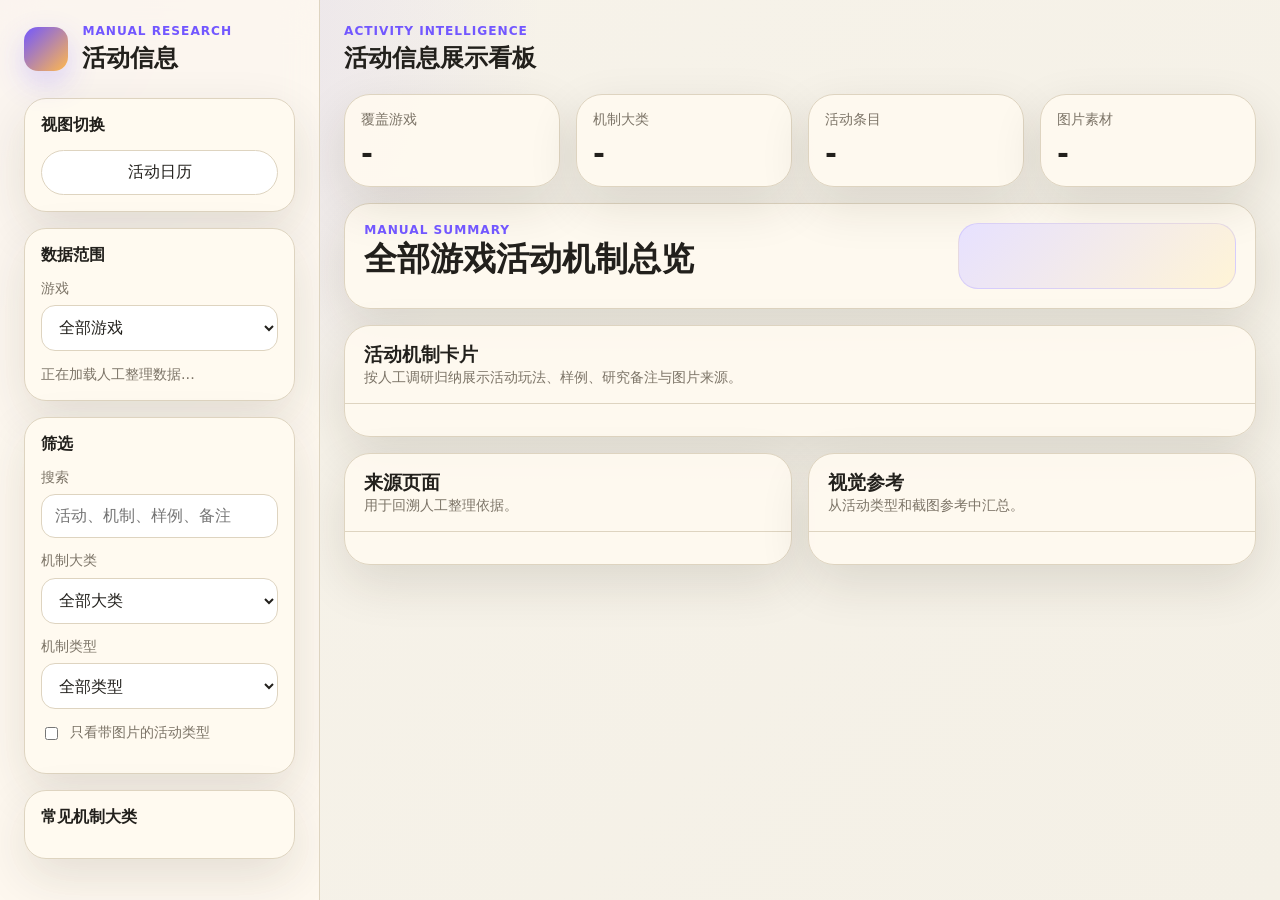
<file: index.html>
<!doctype html>
<html lang="zh-CN">
  <head>
    <meta charset="utf-8">
    <meta name="viewport" content="width=device-width, initial-scale=1">
    <meta http-equiv="refresh" content="0; url=%E5%8F%AF%E8%A7%86%E5%8C%96%E6%95%B0%E6%8D%AE/manual.html">
    <title>活动信息看板</title>
    <link rel="canonical" href="./%E5%8F%AF%E8%A7%86%E5%8C%96%E6%95%B0%E6%8D%AE/manual.html">
  </head>
  <body>
    <p>正在打开活动信息看板...</p>
    <p><a href="./%E5%8F%AF%E8%A7%86%E5%8C%96%E6%95%B0%E6%8D%AE/manual.html">如果没有自动跳转，请点击这里</a>。</p>
  </body>
</html>
</file>
